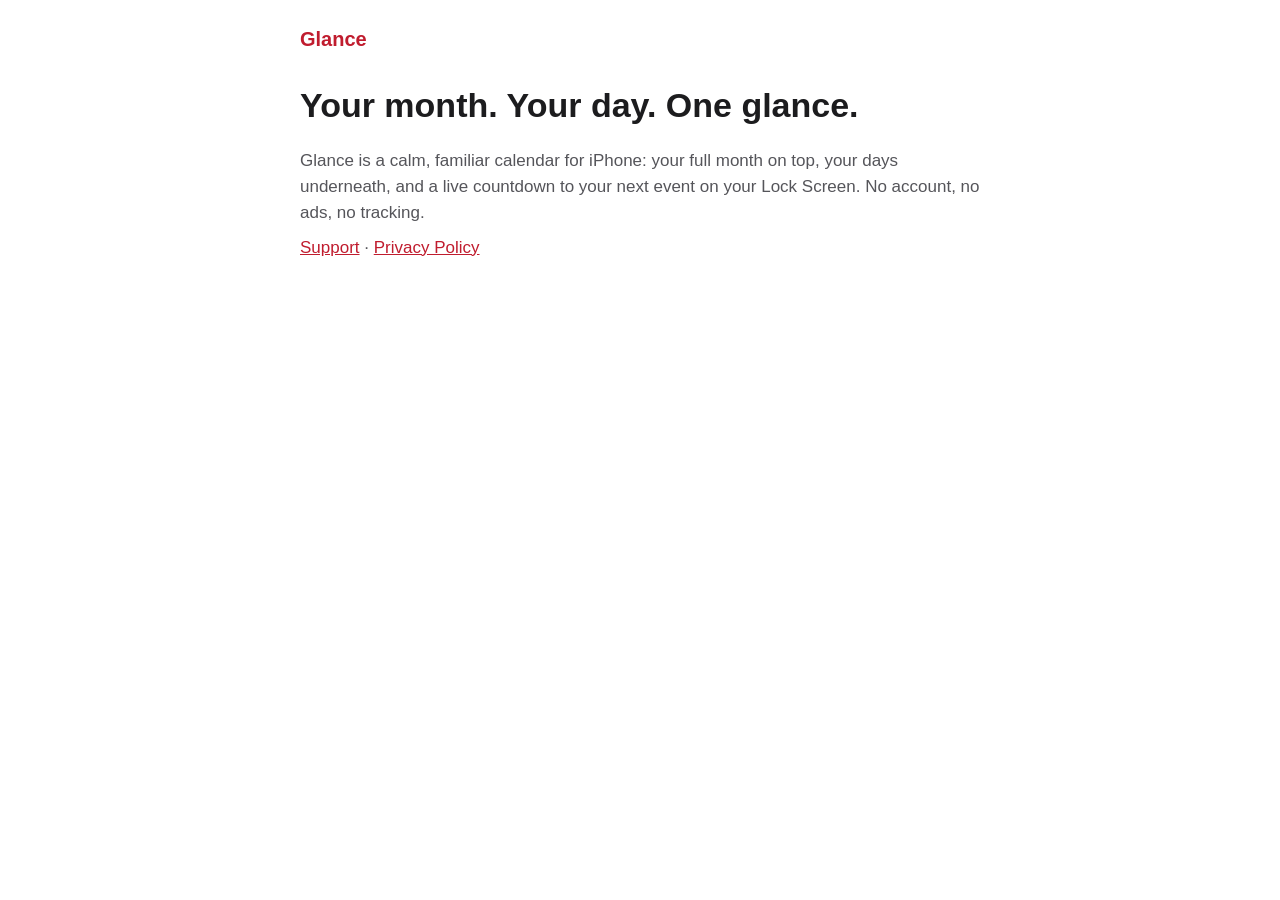
<file: index.html>
<!doctype html>
<html lang="en">
<head>
<meta charset="utf-8">
<meta name="viewport" content="width=device-width, initial-scale=1">
<title>Glance: Classic Calendar</title>
<link rel="stylesheet" href="style.css">
</head>
<body>
<header><a href="index.html">Glance</a></header>
<main>
<h1>Your month. Your day. One glance.</h1>
<p>Glance is a calm, familiar calendar for iPhone: your full month on top, your days underneath, and a live countdown to your next event on your Lock Screen. No account, no ads, no tracking.</p>
<p><a href="support.html">Support</a> · <a href="privacy.html">Privacy Policy</a></p>
</main>
</body>
</html>
</file>
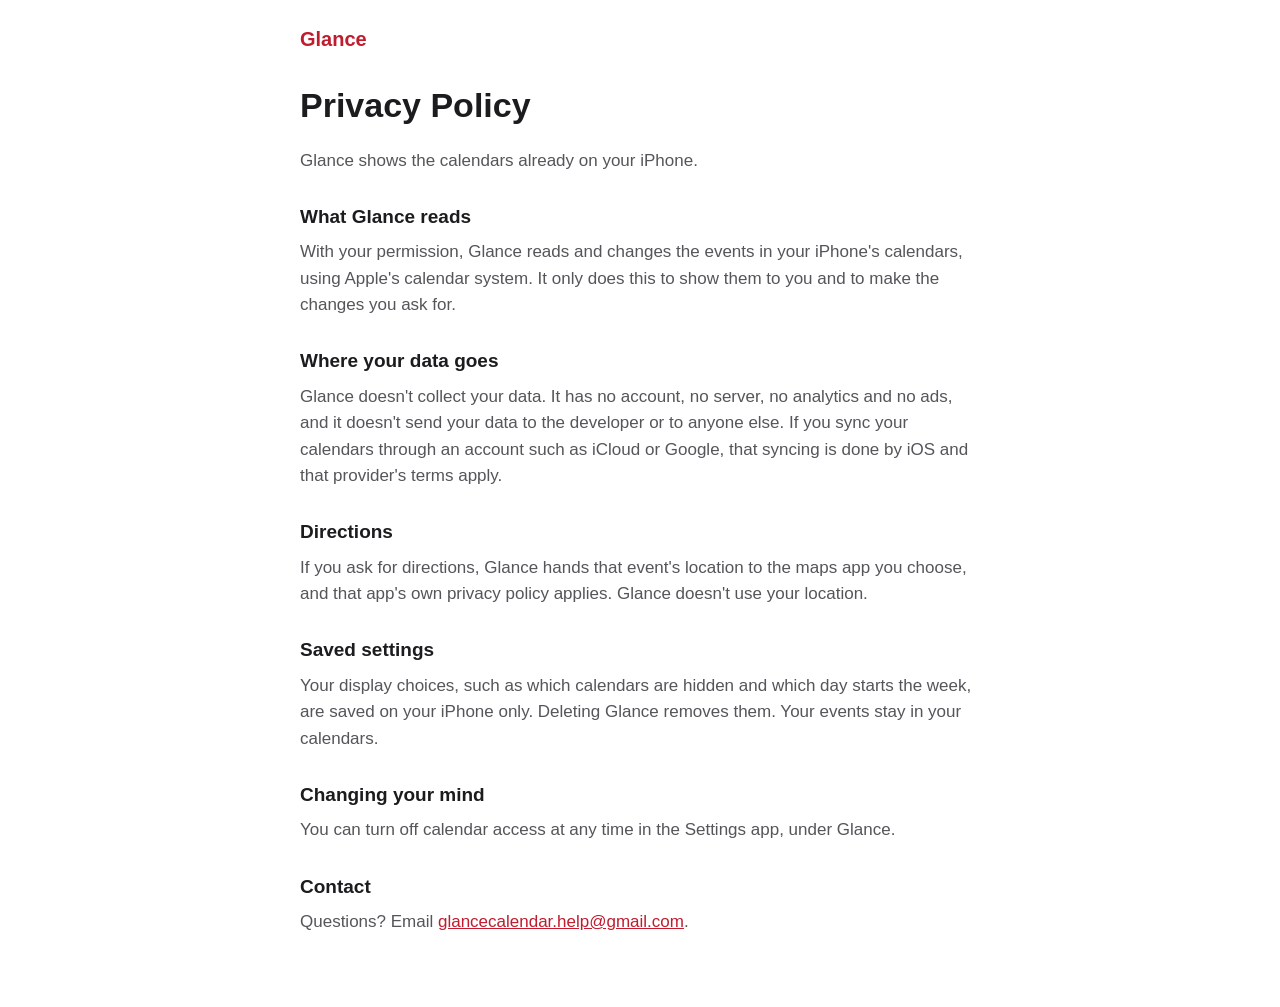
<file: privacy.html>
<!doctype html>
<html lang="en">
<head>
<meta charset="utf-8">
<meta name="viewport" content="width=device-width, initial-scale=1">
<title>Glance Privacy Policy</title>
<link rel="stylesheet" href="style.css">
</head>
<body>
<header><a href="index.html">Glance</a></header>
<main>
<h1>Privacy Policy</h1>
<p>Glance shows the calendars already on your iPhone.</p>
<h2>What Glance reads</h2>
<p>With your permission, Glance reads and changes the events in your iPhone's calendars, using Apple's calendar system. It only does this to show them to you and to make the changes you ask for.</p>
<h2>Where your data goes</h2>
<p>Glance doesn't collect your data. It has no account, no server, no analytics and no ads, and it doesn't send your data to the developer or to anyone else. If you sync your calendars through an account such as iCloud or Google, that syncing is done by iOS and that provider's terms apply.</p>
<h2>Directions</h2>
<p>If you ask for directions, Glance hands that event's location to the maps app you choose, and that app's own privacy policy applies. Glance doesn't use your location.</p>
<h2>Saved settings</h2>
<p>Your display choices, such as which calendars are hidden and which day starts the week, are saved on your iPhone only. Deleting Glance removes them. Your events stay in your calendars.</p>
<h2>Changing your mind</h2>
<p>You can turn off calendar access at any time in the Settings app, under Glance.</p>
<h2>Contact</h2>
<p>Questions? Email <a href="mailto:glancecalendar.help@gmail.com">glancecalendar.help@gmail.com</a>.</p>
</main>
</body>
</html>
</file>
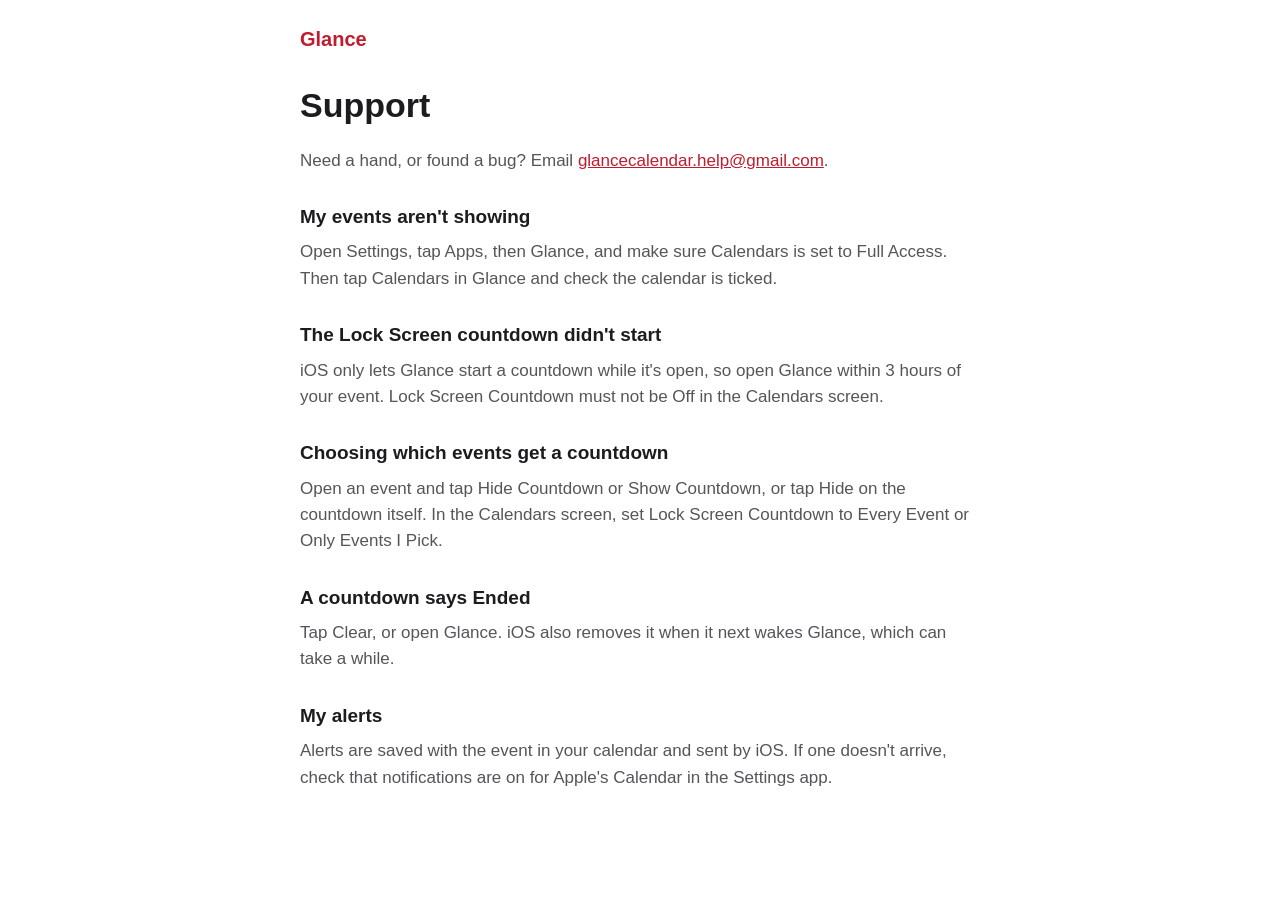
<file: support.html>
<!doctype html>
<html lang="en">
<head>
<meta charset="utf-8">
<meta name="viewport" content="width=device-width, initial-scale=1">
<title>Glance Support</title>
<link rel="stylesheet" href="style.css">
</head>
<body>
<header><a href="index.html">Glance</a></header>
<main>
<h1>Support</h1>
<p>Need a hand, or found a bug? Email <a href="mailto:glancecalendar.help@gmail.com">glancecalendar.help@gmail.com</a>.</p>
<h2>My events aren't showing</h2>
<p>Open Settings, tap Apps, then Glance, and make sure Calendars is set to Full Access. Then tap Calendars in Glance and check the calendar is ticked.</p>
<h2>The Lock Screen countdown didn't start</h2>
<p>iOS only lets Glance start a countdown while it's open, so open Glance within 3 hours of your event. Lock Screen Countdown must not be Off in the Calendars screen.</p>
<h2>Choosing which events get a countdown</h2>
<p>Open an event and tap Hide Countdown or Show Countdown, or tap Hide on the countdown itself. In the Calendars screen, set Lock Screen Countdown to Every Event or Only Events I Pick.</p>
<h2>A countdown says Ended</h2>
<p>Tap Clear, or open Glance. iOS also removes it when it next wakes Glance, which can take a while.</p>
<h2>My alerts</h2>
<p>Alerts are saved with the event in your calendar and sent by iOS. If one doesn't arrive, check that notifications are on for Apple's Calendar in the Settings app.</p>
</main>
</body>
</html>
</file>
<file: style.css>
:root {
  color-scheme: light dark;
  --ink: #1c1c1e;
  --soft: #55555a;
  --paper: #ffffff;
  --red: #c01c2e;
}
@media (prefers-color-scheme: dark) {
  :root {
    --ink: #f2f2f7;
    --soft: #b0b0b6;
    --paper: #000000;
    --red: #ff6b6b;
  }
}
body {
  margin: 0;
  background: var(--paper);
  color: var(--ink);
  font: 17px/1.55 -apple-system, BlinkMacSystemFont, "Segoe UI", Roboto, sans-serif;
}
header {
  max-width: 680px;
  margin: 0 auto;
  padding: 24px 20px 0;
  font-size: 20px;
  font-weight: 600;
}
header a { color: var(--red); text-decoration: none; }
main { max-width: 680px; margin: 0 auto; padding: 8px 20px 64px; }
h1 { font-size: 34px; line-height: 1.15; }
h2 { font-size: 19px; margin: 28px 0 4px; }
p { margin: 8px 0; color: var(--soft); }
a { color: var(--red); }
</file>
